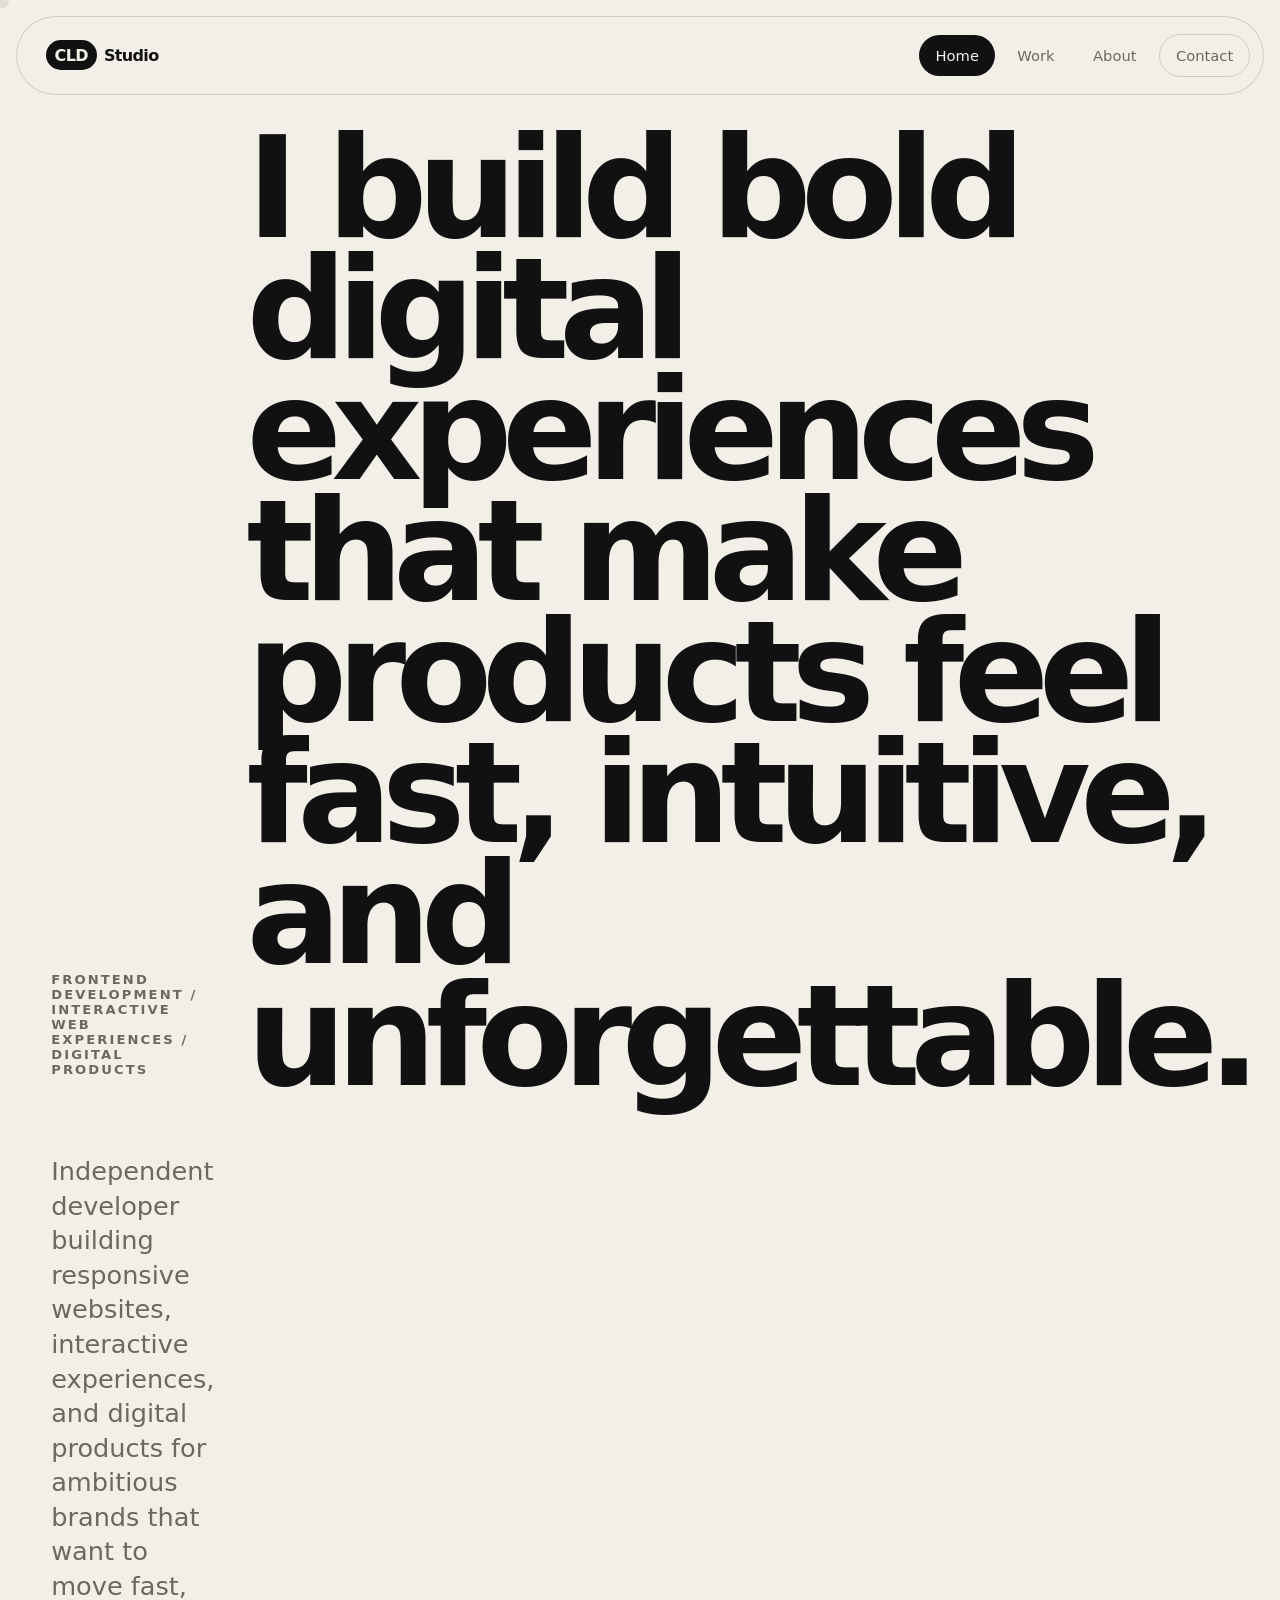
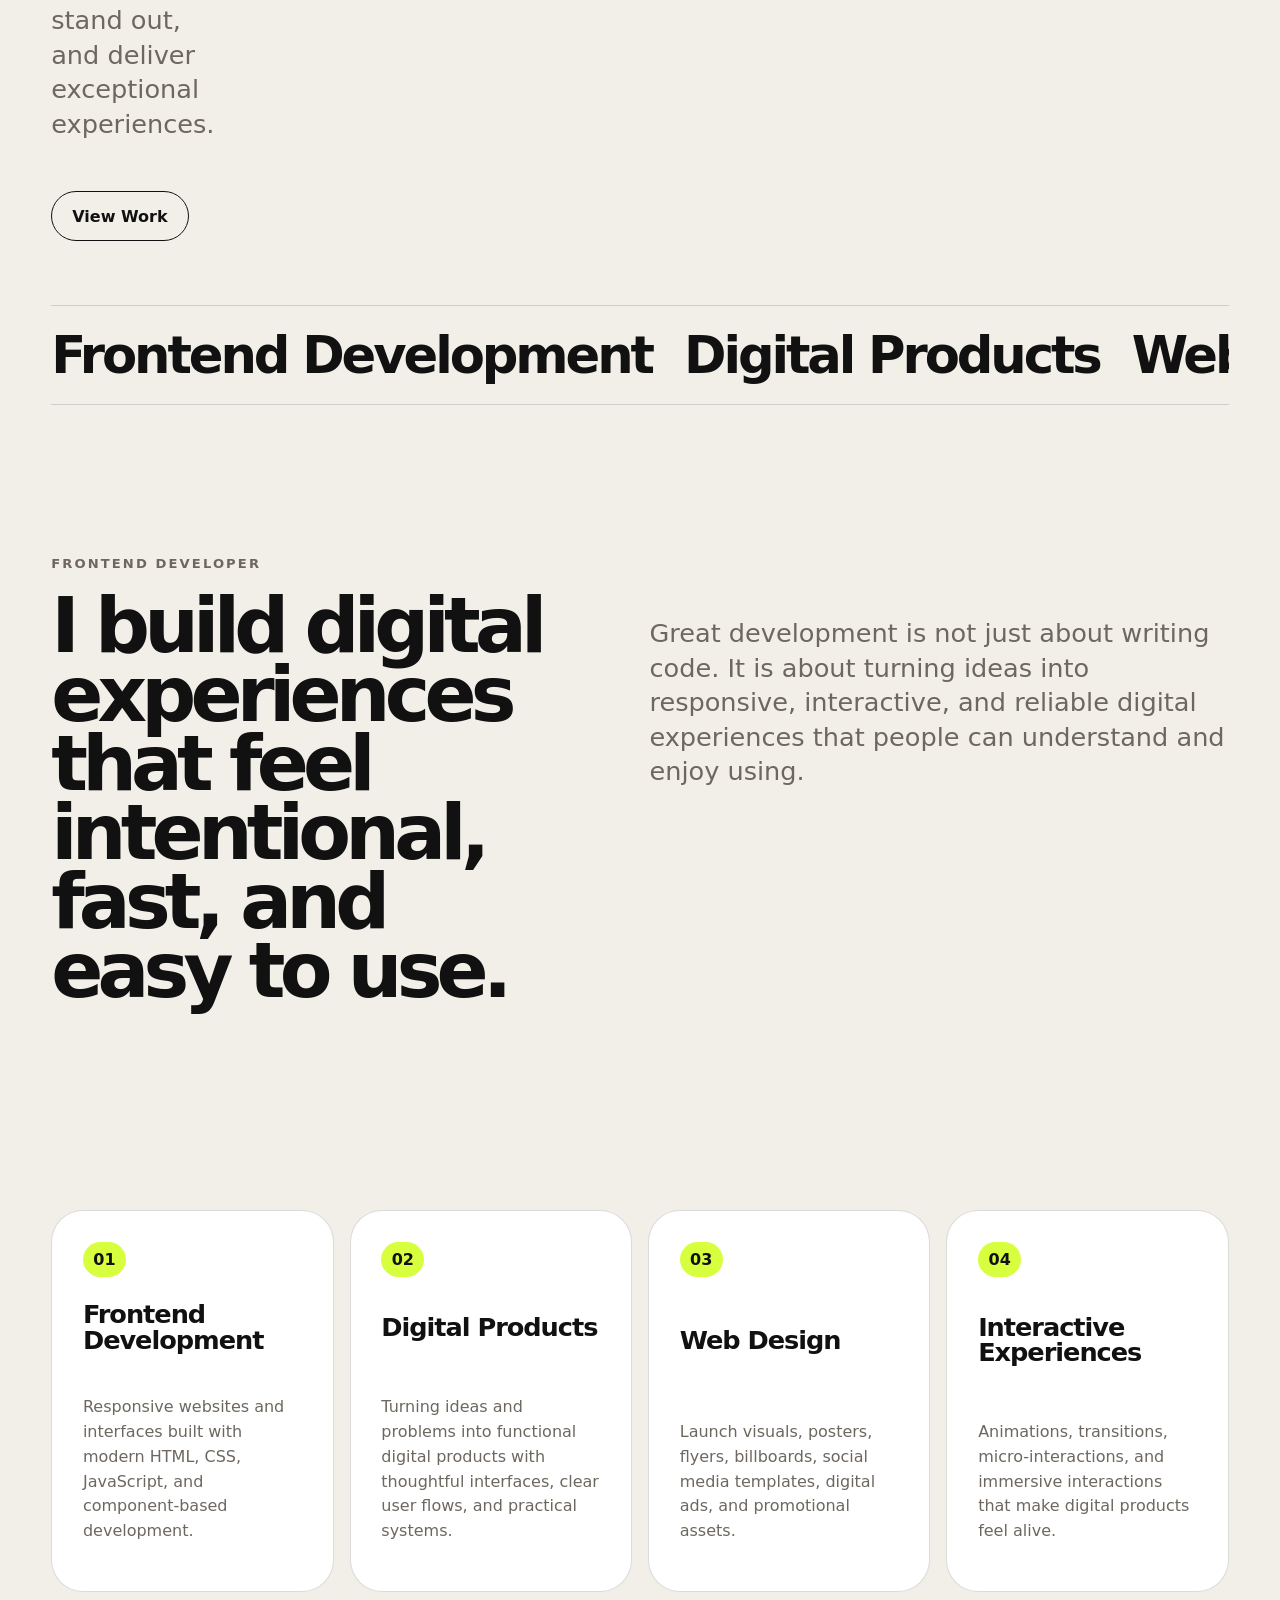
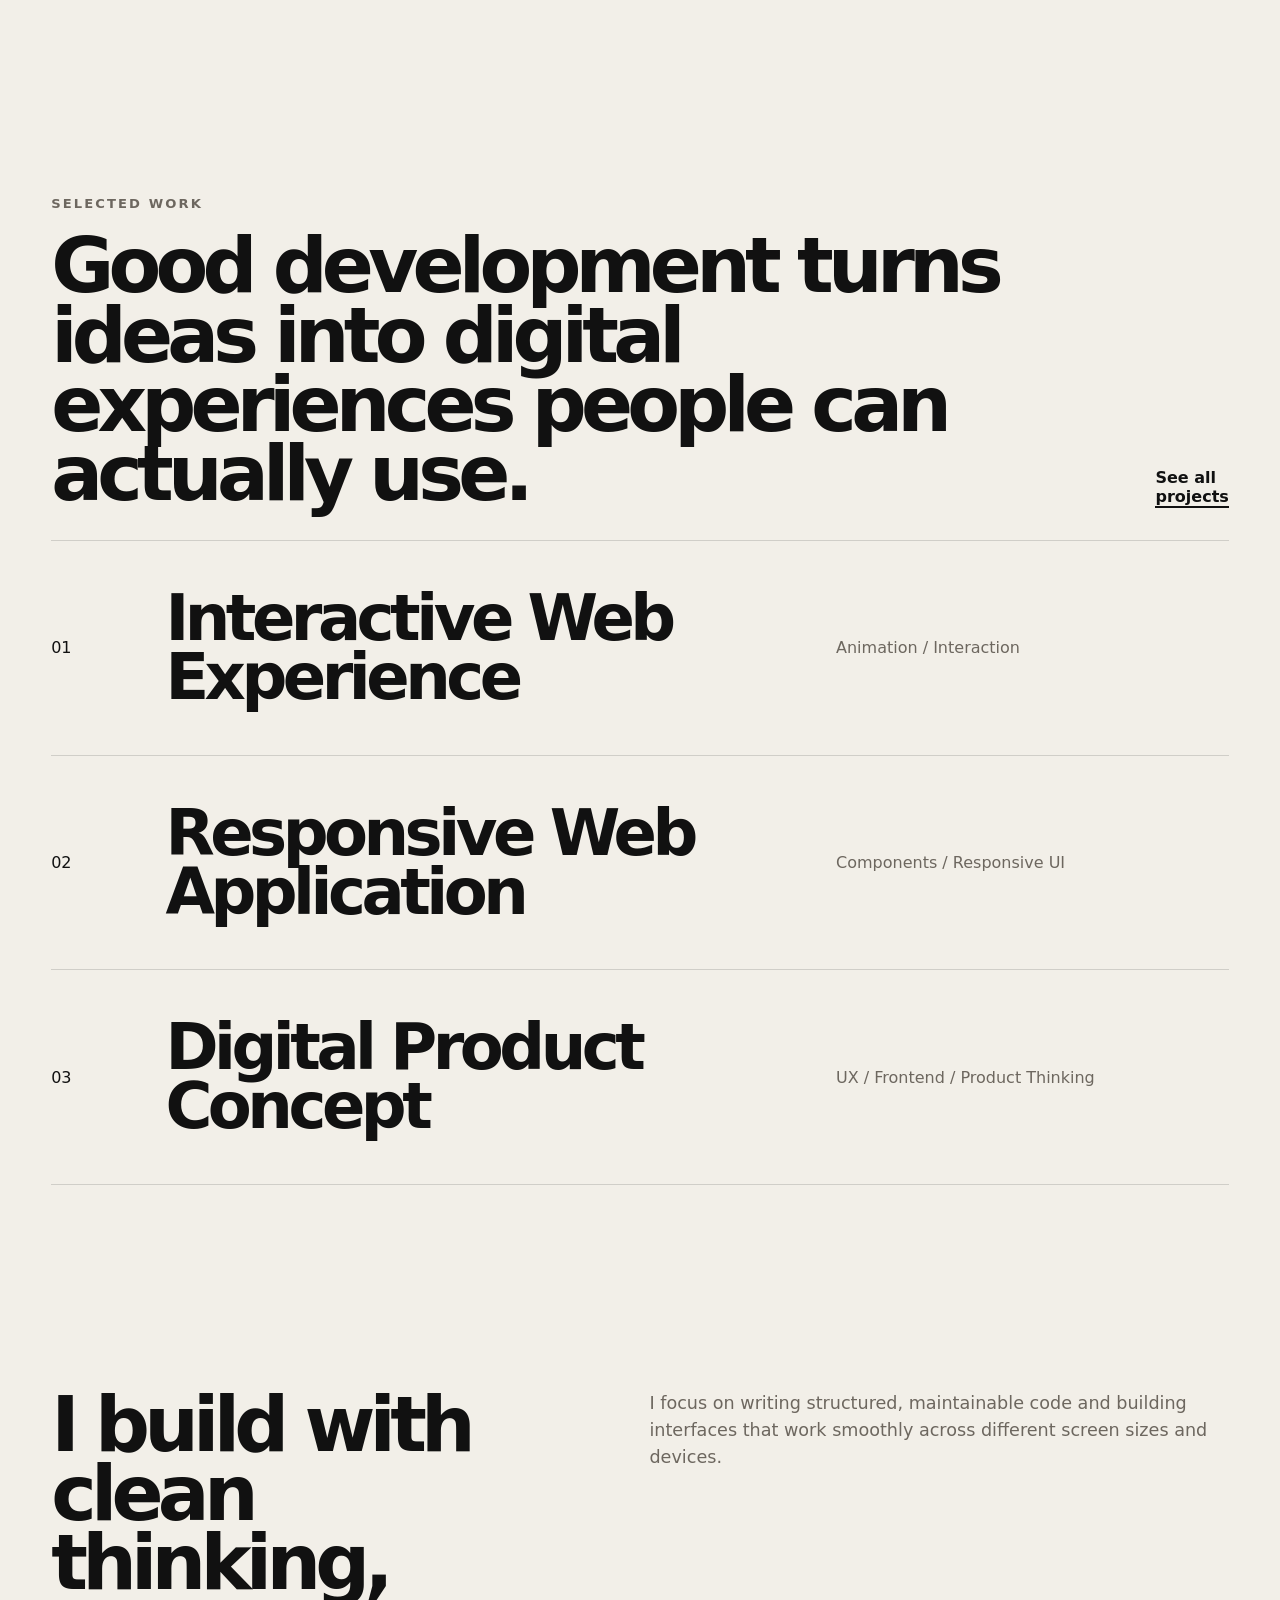
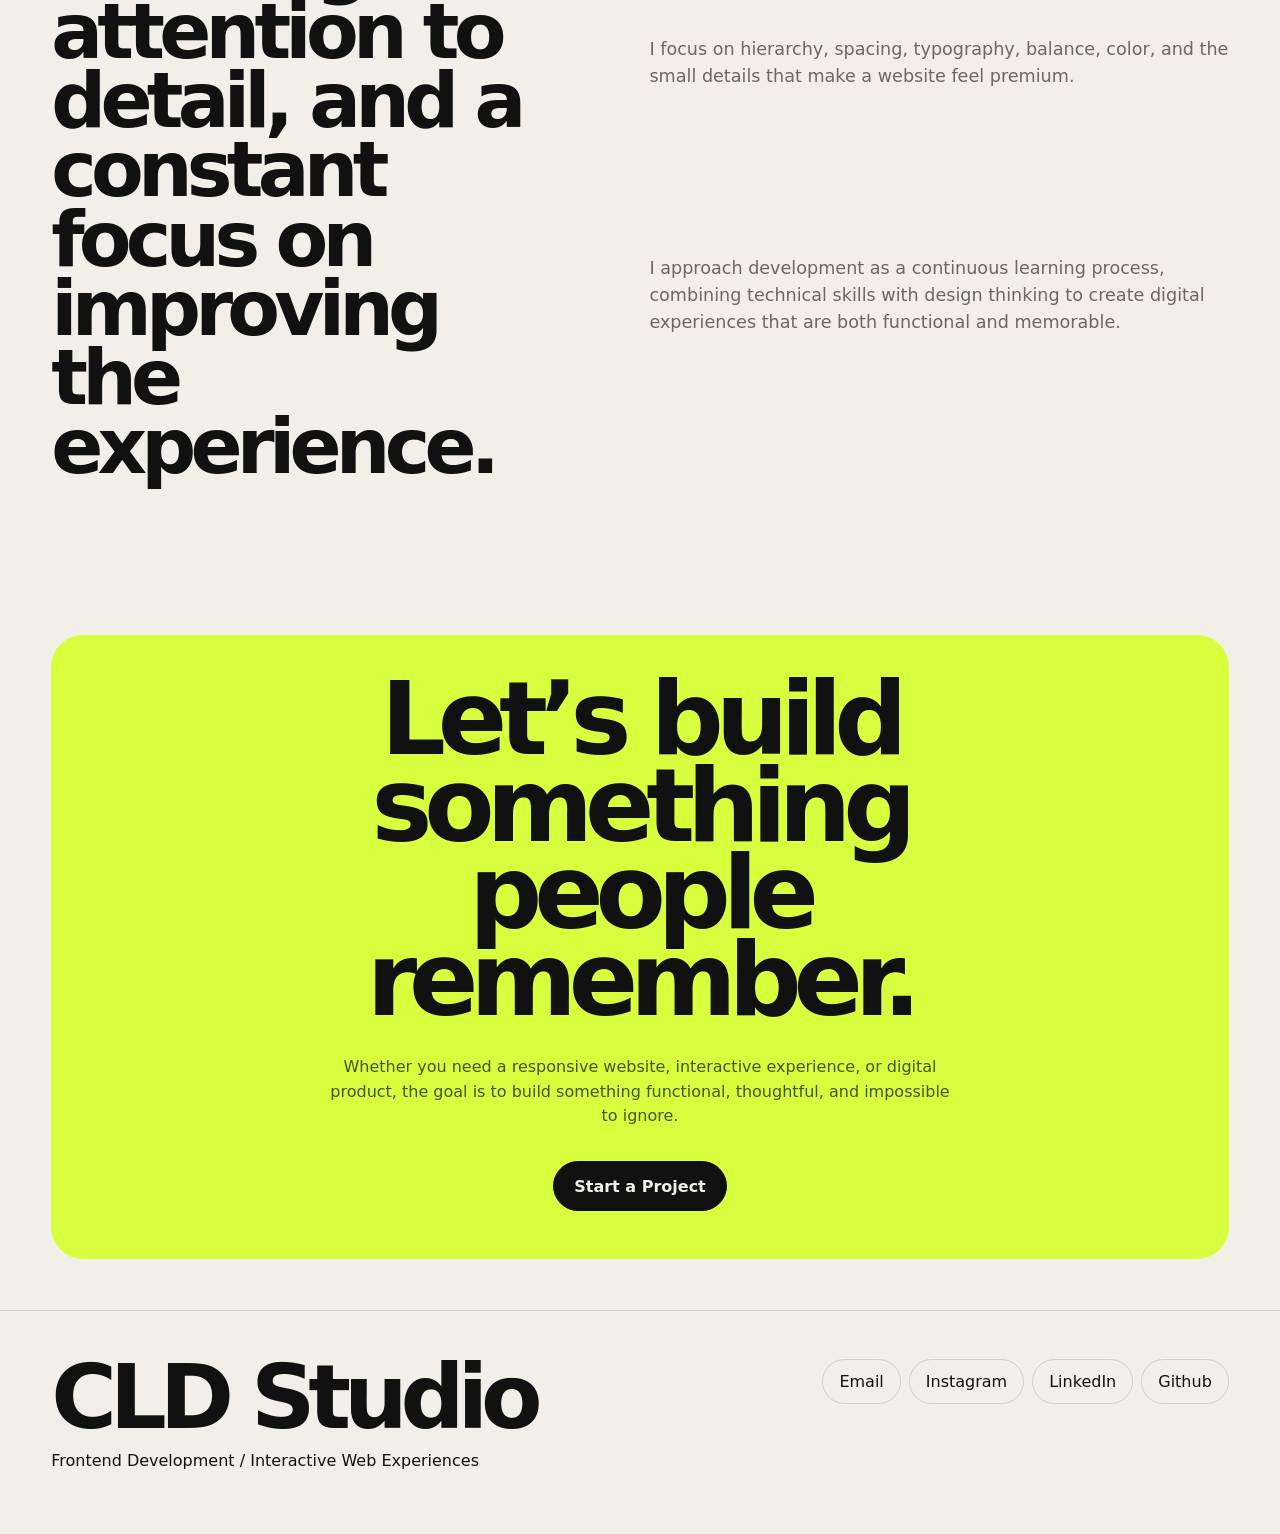
<file: index.html>
<!DOCTYPE html>
<html lang="en">
  <head>
    <meta charset="UTF-8" />
    <meta name="viewport" content="width=device-width, initial-scale=1.0" />
    <title>Neville Agharese — Home</title>
    <link rel="stylesheet" href="assets/css/styles.css" />
  </head>
  
  <body>
    <div class="cursor-dot" aria-hidden="true"></div>
    
    <header class="site-header">
      
      <a href="index.html" class="brand" aria-label="Go to homepage">
        <span>CLD</span><span>Studio</span>
      </a>
      
      <button class="nav-toggle" aria-label="Open navigation" aria-expanded="false">
        <span></span><span></span>
      </button>
      
      <nav class="site-nav" aria-label="Primary navigation">
        <a href="index.html" class="active">Home</a>
        <a href="work.html">Work</a>
        <a href="about.html">About</a>
        <a href="contact.html" class="nav-cta">Contact</a>
      </nav>
    
    </header>
    
    <main>
      
      <section class="hero section-pad">
        
        <div class="hero-grid">
          
          <div class="eyebrow reveal"> Frontend Development / Interactive Web Experiences / Digital Products </div>
          
          <h1 class="hero-title reveal">
            I build bold digital experiences that make products feel fast, intuitive, and unforgettable.
          </h1>
          
          <div class="hero-meta reveal">
            <p>Independent developer building responsive websites, interactive experiences, and digital products for ambitious brands that want to move fast, stand out, and deliver exceptional experiences.</p>
            <a href="work.html" class="button">View Work</a>
          
          </div>
        
        </div>
        
        <div class="hero-marquee" aria-hidden="true">
          
          <div class="marquee-track">
            
            <span>Frontend Development</span><span>Digital Products</span><span>Web Design</span><span>Interactive Experiences</span>
            <span>Frontend Development</span><span>Digital Products</span><span>Web Design</span><span>Interactive Experiences</span>
          
          </div>
        
        </div>
      
      </section>
      
      <section class="intro section-pad">
        
        <div class="section-kicker reveal">Frontend Developer</div>
        
        <div class="split">
          
          <h2 class="section-title reveal">I build digital experiences that feel intentional, fast, and easy to use.</h2>
          <p class="large-copy reveal">
            Great development is not just about writing code. It is about turning ideas into responsive, interactive, and reliable digital experiences that people can understand and enjoy using.
          </p>
        
        </div>
      
      </section>
      
      <section class="services section-pad">
        
        <div class="card-grid">
          
          <article class="service-card reveal">
            
            <span class="card-number">01</span>
            <h3>Frontend Development</h3>
            <p>Responsive websites and interfaces built with modern HTML, CSS, JavaScript, and component-based development.</p>
          
          </article>
          
          <article class="service-card reveal">
            
            <span class="card-number">02</span>
            <h3>Digital Products</h3>
            <p>Turning ideas and problems into functional digital products with thoughtful interfaces, clear user flows, and practical systems.</p>
          
          </article>
          
          <article class="service-card reveal">
            
            <span class="card-number">03</span>
            <h3>Web Design</h3>
            <p>Launch visuals, posters, flyers, billboards, social media templates, digital ads, and promotional assets.</p>
          
          </article>
          
          <article class="service-card reveal">
            
            <span class="card-number">04</span>
            <h3>Interactive Experiences</h3>
            <p>Animations, transitions, micro-interactions, and immersive interactions that make digital products feel alive.</p>
          
          </article>
        
        </div>
      
      </section>
      
      <section class="featured section-pad">
        
        <div class="section-header">
          
          <div>
            
            <div class="section-kicker reveal">Selected Work</div>
            <h2 class="section-title reveal">Good development turns ideas into digital experiences people can actually use.</h2>
          
          </div>
          
          <a href="work.html" class="text-link reveal">See all projects</a>
        
        </div>
        
        <div class="project-list">
          
          <a href="project.html" class="project-row reveal">
            <span>01</span>
            <h3>Interactive Web Experience</h3>
            <p>Animation / Interaction</p>
          </a>
          
          <a href="project.html" class="project-row reveal">
            <span>02</span>
            <h3>Responsive Web Application</h3>
            <p>Components / Responsive UI</p>
          </a>
          
          <a href="project.html" class="project-row reveal">
            <span>03</span>
            <h3>Digital Product Concept</h3>
            <p>UX / Frontend / Product Thinking</p>
          </a>
        
        </div>
      
      </section>
      
      <section class="proof section-pad">
        
        <div class="split">
          
          <h2 class="section-title reveal">I build with clean thinking, attention to detail, and a constant focus on improving the experience.</h2>
          
          <div class="stack">
            
            <p class="reveal">I focus on writing structured, maintainable code and building interfaces that work smoothly across different screen sizes and devices.</p>
            <p class="reveal">I focus on hierarchy, spacing, typography, balance, color, and the small details that make a website feel premium.</p>
            <p class="reveal">I approach development as a continuous learning process, combining technical skills with design thinking to create digital experiences that are both functional and memorable.</p>
          
          </div>
        
        </div>
      
      </section>
      
      <section class="cta section-pad">
        
        <h2 class="reveal">Let’s build something people remember.</h2>
        <p class="reveal">Whether you need a responsive website, interactive experience, or digital product, the goal is to build something functional, thoughtful, and impossible to ignore. </p>
        <a href="contact.html" class="button button-dark reveal">Start a Project</a>
      
      </section>
    
    </main>
    
    <footer class="site-footer">
      
      <div>
        
        <h2>CLD Studio</h2>
        <p>Frontend Development / Interactive Web Experiences</p>
      
      </div>
      
      <div class="footer-links">
        
        <a href="cloudverse001@gmail.com">Email</a>
        <a href="#">Instagram</a>
        <a href="#">LinkedIn</a>
        <a href="#">Github</a>
      
      </div>
    
    </footer>
    
    <script src="assets/js/app.js"></script>
  
  </body>
</html>
</file>
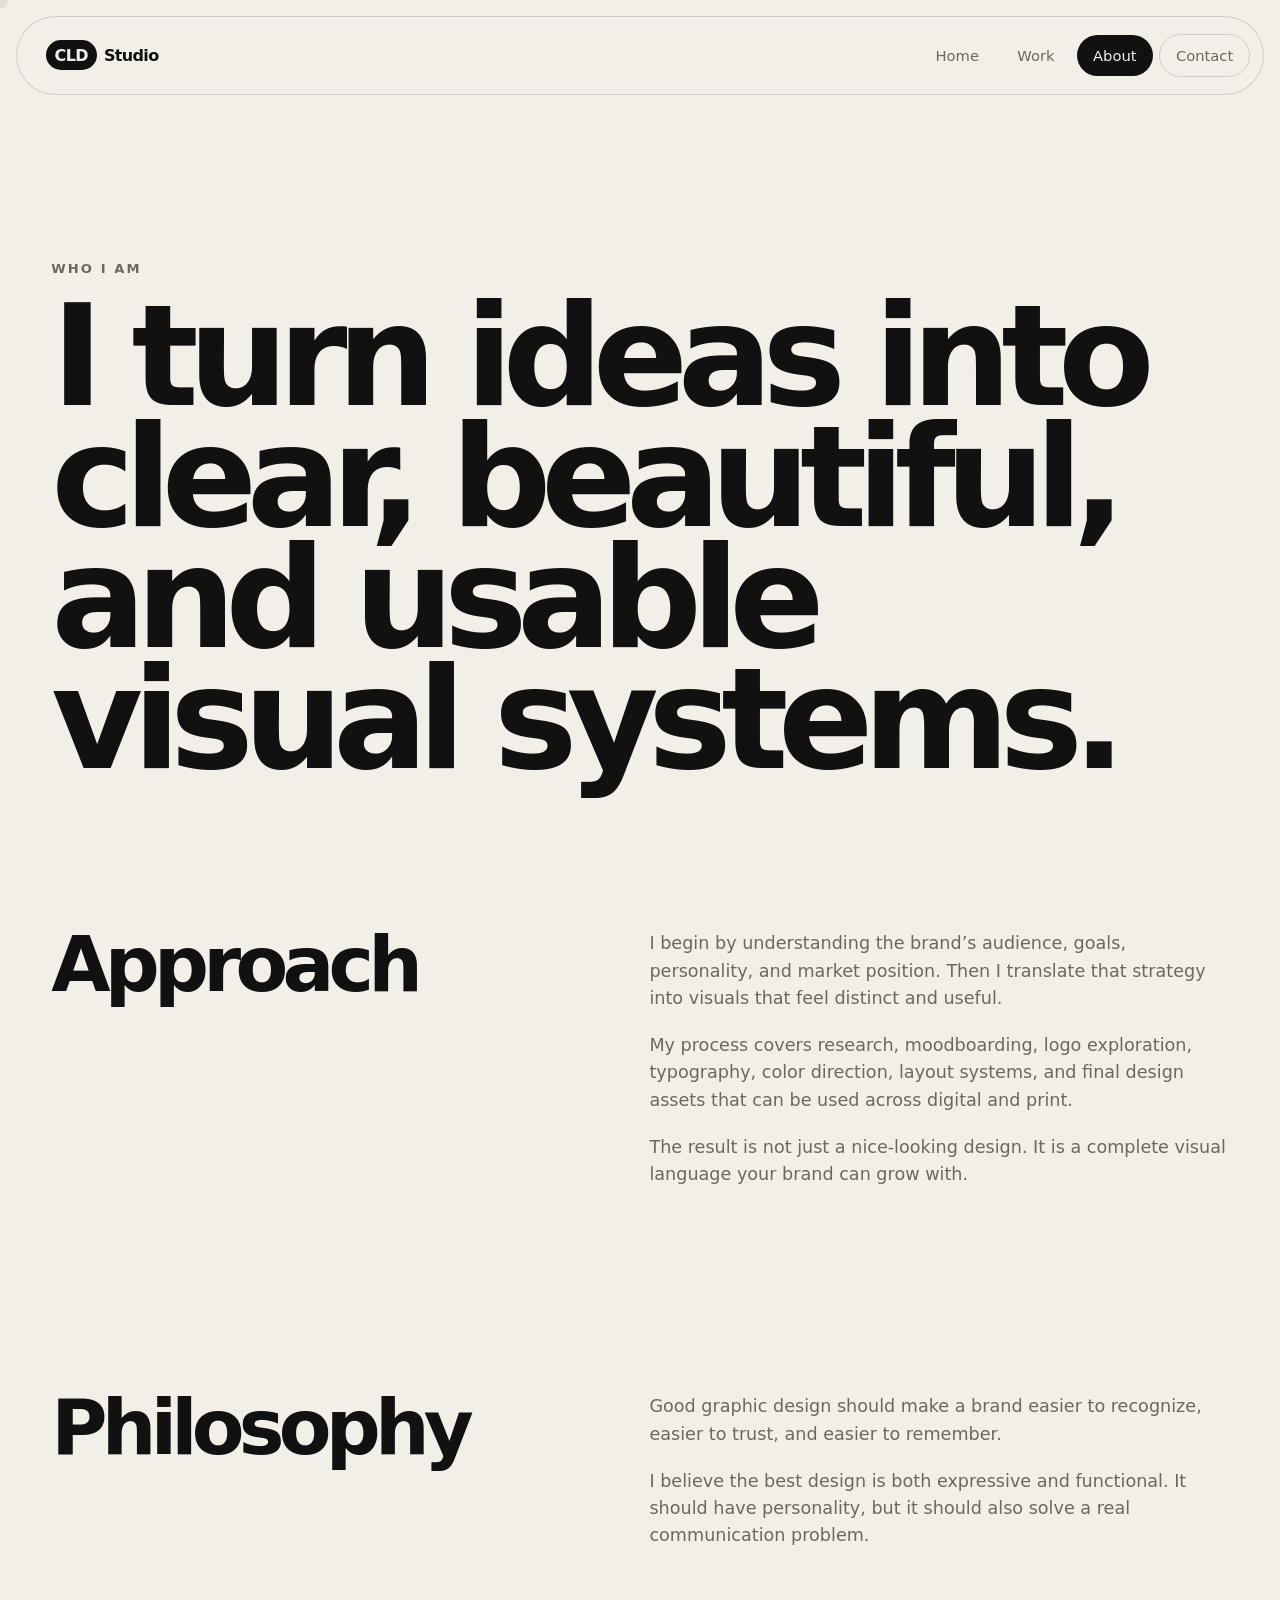
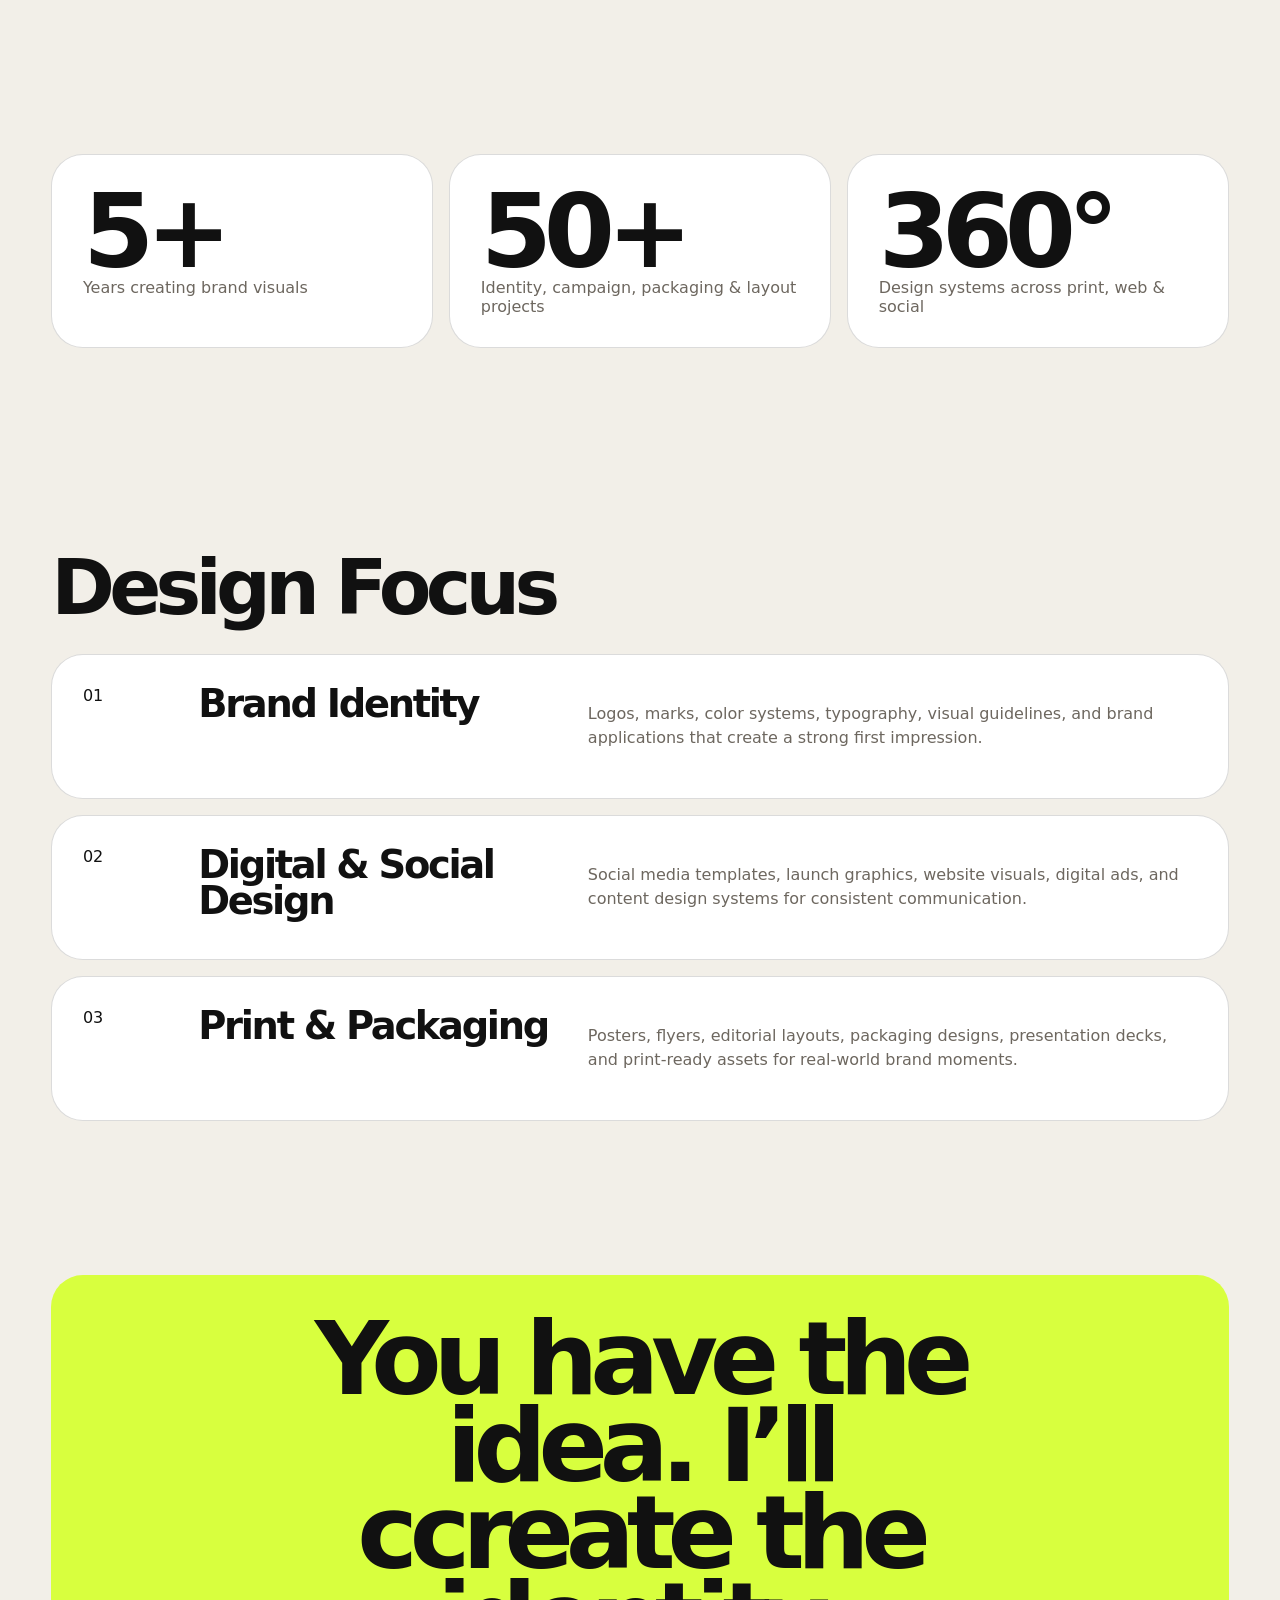
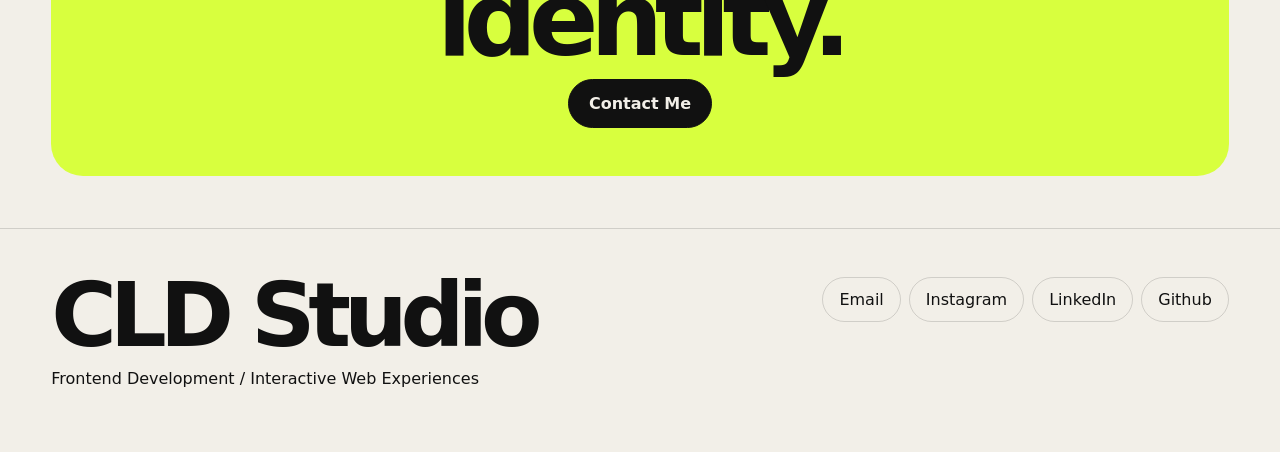
<file: about.html>
<!DOCTYPE html>
<html lang="en">
<head>
  <meta charset="UTF-8" />
  <meta name="viewport" content="width=device-width, initial-scale=1.0" />
  <title>Neville Agharese — About</title>
  <link rel="stylesheet" href="assets/css/styles.css" />
</head>
<body>
  <div class="cursor-dot" aria-hidden="true"></div>

  <header class="site-header">
    <a href="index.html" class="brand"><span>CLD</span><span>Studio</span></a>
    <button class="nav-toggle" aria-label="Open navigation" aria-expanded="false"><span></span><span></span></button>
    <nav class="site-nav" aria-label="Primary navigation">
      <a href="index.html">Home</a>
      <a href="work.html">Work</a>
      <a href="about.html" class="active">About</a>
      <a href="contact.html" class="nav-cta">Contact</a>
    </nav>
  </header>

  <main>
    <section class="page-hero section-pad">
      <div class="eyebrow reveal">Who I Am</div>
      <h1 class="page-title reveal">I turn ideas into clear, beautiful, and usable visual systems.</h1>
    </section>

    <section class="about-block section-pad">
      <div class="split">
        <h2 class="section-title reveal">Approach</h2>
        <div class="stack">
          <p class="large-copy reveal">I begin by understanding the brand’s audience, goals, personality, and market position. Then I translate that strategy into visuals that feel distinct and useful.</p>
          <p class="reveal">My process covers research, moodboarding, logo exploration, typography, color direction, layout systems, and final design assets that can be used across digital and print.</p>
          <p class="reveal">The result is not just a nice-looking design. It is a complete visual language your brand can grow with.</p>
        </div>
      </div>
    </section>

    <section class="about-block section-pad">
      <div class="split">
        <h2 class="section-title reveal">Philosophy</h2>
        <div class="stack">
          <p class="large-copy reveal">Good graphic design should make a brand easier to recognize, easier to trust, and easier to remember.</p>
          <p class="reveal">I believe the best design is both expressive and functional. It should have personality, but it should also solve a real communication problem.</p>
        </div>
      </div>
    </section>

    <section class="stats section-pad">
      <div class="stat-card reveal"><strong>5+</strong><span>Years creating brand visuals</span></div>
      <div class="stat-card reveal"><strong>50+</strong><span>Identity, campaign, packaging & layout projects</span></div>
      <div class="stat-card reveal"><strong>360°</strong><span>Design systems across print, web & social</span></div>
    </section>

    <section class="timeline section-pad">
      <h2 class="section-title reveal">Design Focus</h2>
      <div class="timeline-list">
        <article class="timeline-item reveal">
          <span>01</span>
          <h3>Brand Identity</h3>
          <p>Logos, marks, color systems, typography, visual guidelines, and brand applications that create a strong first impression.</p>
        </article>
        <article class="timeline-item reveal">
          <span>02</span>
          <h3>Digital & Social Design</h3>
          <p>Social media templates, launch graphics, website visuals, digital ads, and content design systems for consistent communication.</p>
        </article>
        <article class="timeline-item reveal">
          <span>03</span>
          <h3>Print & Packaging</h3>
          <p>Posters, flyers, editorial layouts, packaging designs, presentation decks, and print-ready assets for real-world brand moments.</p>
        </article>
      </div>
    </section>

    <section class="cta section-pad">
      <h2 class="reveal">You have the idea. I’ll ccreate the identity.</h2>
      <a href="contact.html" class="button button-dark reveal">Contact Me</a>
    </section>
  </main>

  <footer class="site-footer">
    <div><h2>CLD Studio</h2><p>Frontend Development / Interactive Web Experiences</p></div>
    <div class="footer-links"><a href="cloudverse001@gmail.com">Email</a><a href="#">Instagram</a><a href="#">LinkedIn</a><a href="#">Github</a></div>
  </footer>

  <script src="assets/js/app.js"></script>
</body>
</html>
</file>
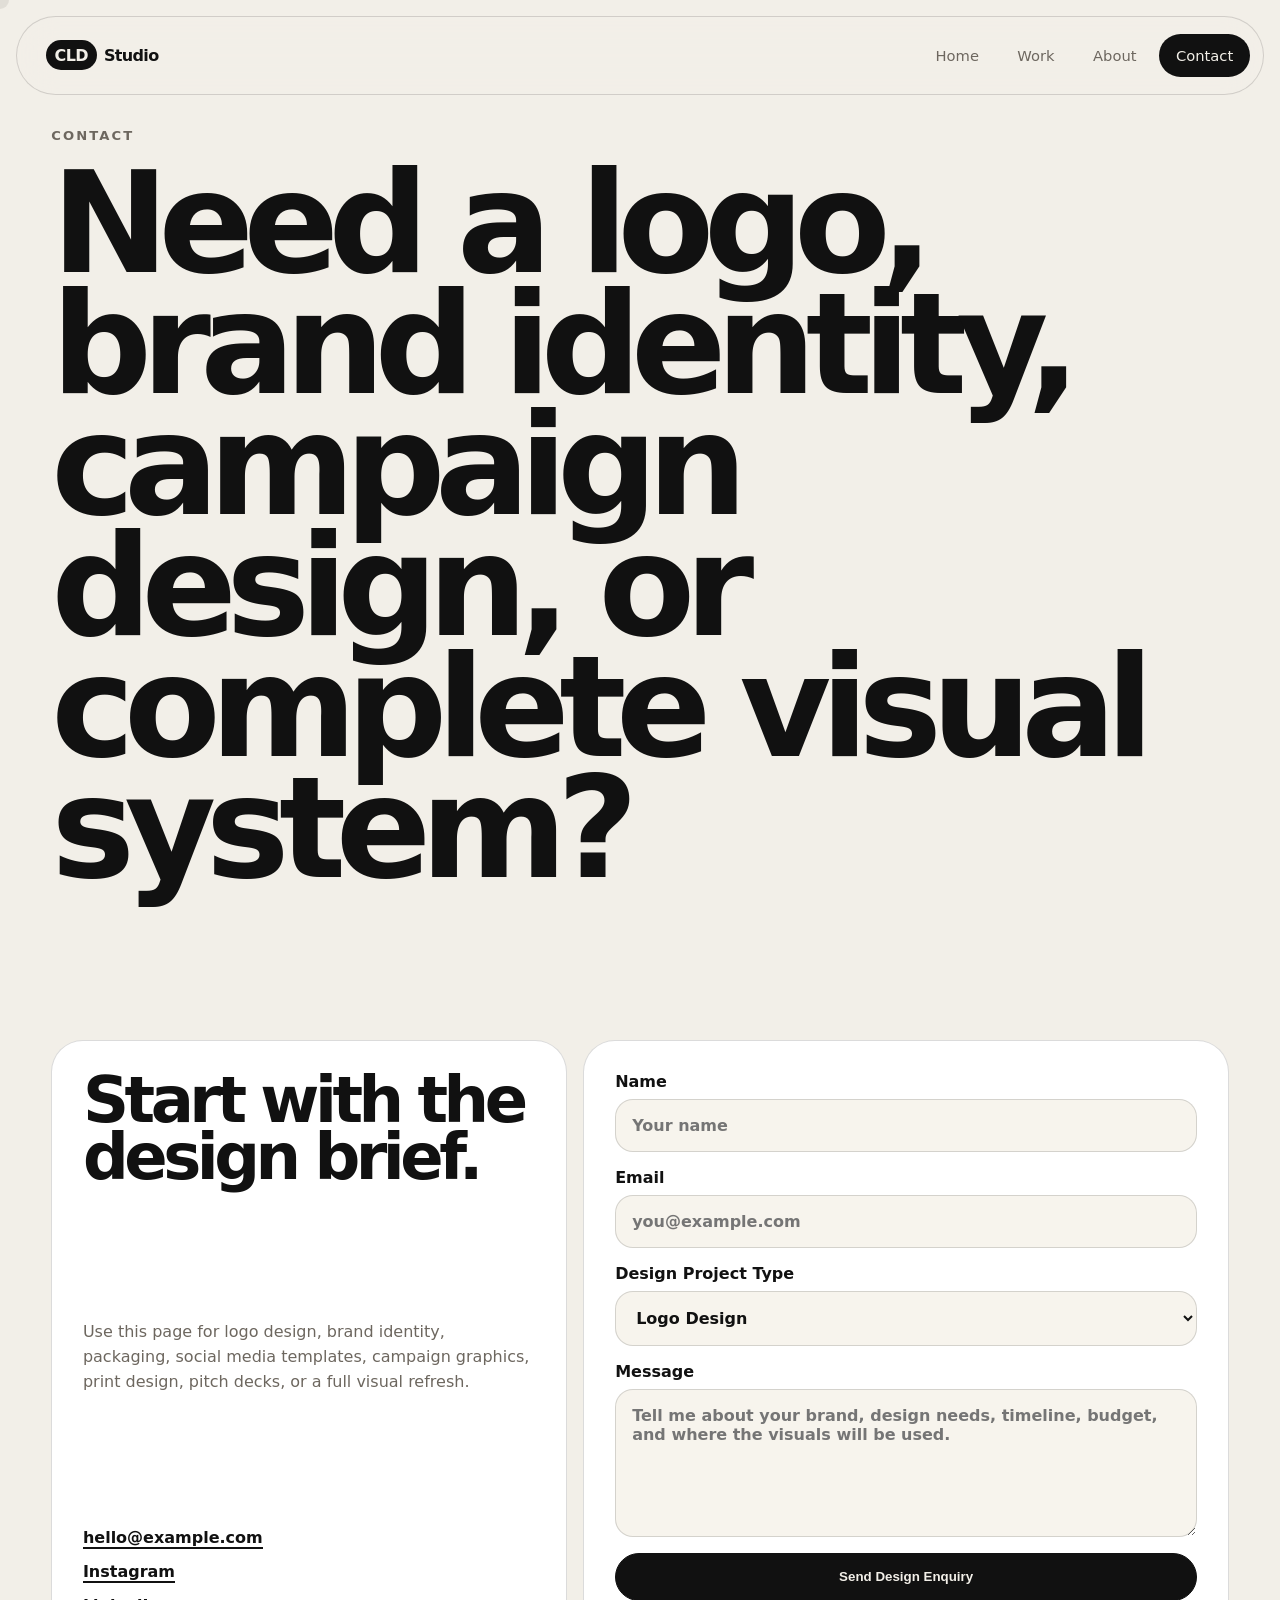
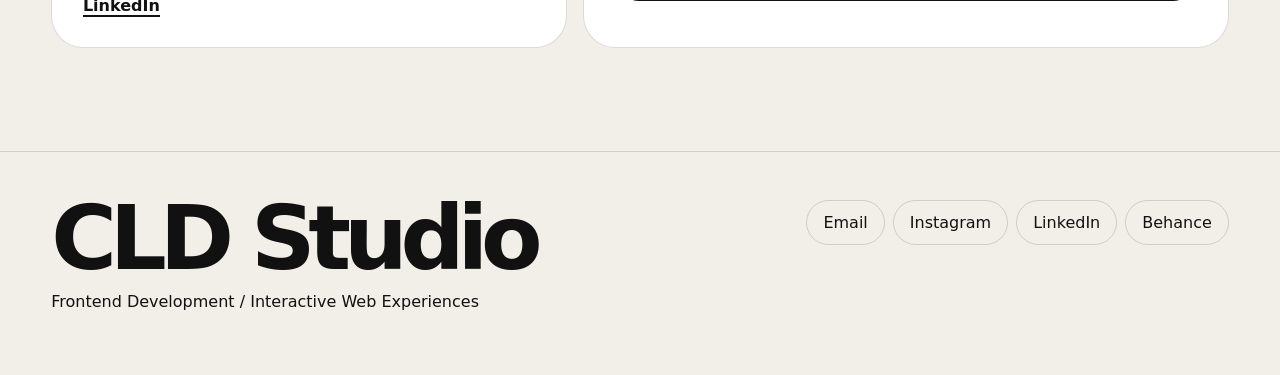
<file: contact.html>
<!DOCTYPE html>
<html lang="en">
<head>
  <meta charset="UTF-8" />
  <meta name="viewport" content="width=device-width, initial-scale=1.0" />
  <title>Neville Agharese — Contact</title>
  <link rel="stylesheet" href="assets/css/styles.css" />
</head>
<body>
  <div class="cursor-dot" aria-hidden="true"></div>

  <header class="site-header">
    <a href="index.html" class="brand"><span>CLD</span><span>Studio</span></a>
    <button class="nav-toggle" aria-label="Open navigation" aria-expanded="false"><span></span><span></span></button>
    <nav class="site-nav" aria-label="Primary navigation">
      <a href="index.html">Home</a>
      <a href="work.html">Work</a>
      <a href="about.html">About</a>
      <a href="contact.html" class="active nav-cta">Contact</a>
    </nav>
  </header>

  <main>
    <section class="page-hero section-pad">
      <div class="eyebrow reveal">Contact</div>
      <h1 class="page-title reveal">Need a logo, brand identity, campaign design, or complete visual system?</h1>
    </section>

    <section class="contact-layout section-pad">
      <div class="contact-copy reveal">
        <h2>Start with the design brief.</h2>
        <p>Use this page for logo design, brand identity, packaging, social media templates, campaign graphics, print design, pitch decks, or a full visual refresh.</p>
        <div class="contact-details">
          <a href="mailto:hello@example.com">hello@example.com</a>
          <a href="#">Instagram</a>
          <a href="#">LinkedIn</a>
        </div>
      </div>

      <form class="contact-form reveal" id="contactForm">
        <label>
          Name
          <input type="text" name="name" placeholder="Your name" required />
        </label>

        <label>
          Email
          <input type="email" name="email" placeholder="you@example.com" required />
        </label>

        <label>
          Design Project Type
          <select name="project">
            <option>Logo Design</option>
            <option>Campaign Design</option>
            <option>Brand Identity</option>
            <option>Packaging Design</option>
            <option>Pitch Deck / Presentation Design</option>
          </select>
        </label>

        <label>
          Message
          <textarea name="message" rows="6" placeholder="Tell me about your brand, design needs, timeline, budget, and where the visuals will be used." required></textarea>
        </label>

        <button type="submit" class="button button-dark">Send Design Enquiry</button>
        <p class="form-note" id="formNote" role="status"></p>
      </form>
    </section>
  </main>

  <footer class="site-footer">
    <div><h2>CLD Studio</h2><p>Frontend Development / Interactive Web Experiences</p></div>
    <div class="footer-links"><a href="cloudverse001@gmail.com">Email</a><a href="#">Instagram</a><a href="#">LinkedIn</a><a href="#">Behance</a></div>
  </footer>

  <script src="assets/js/app.js"></script>
</body>
</html>
</file>
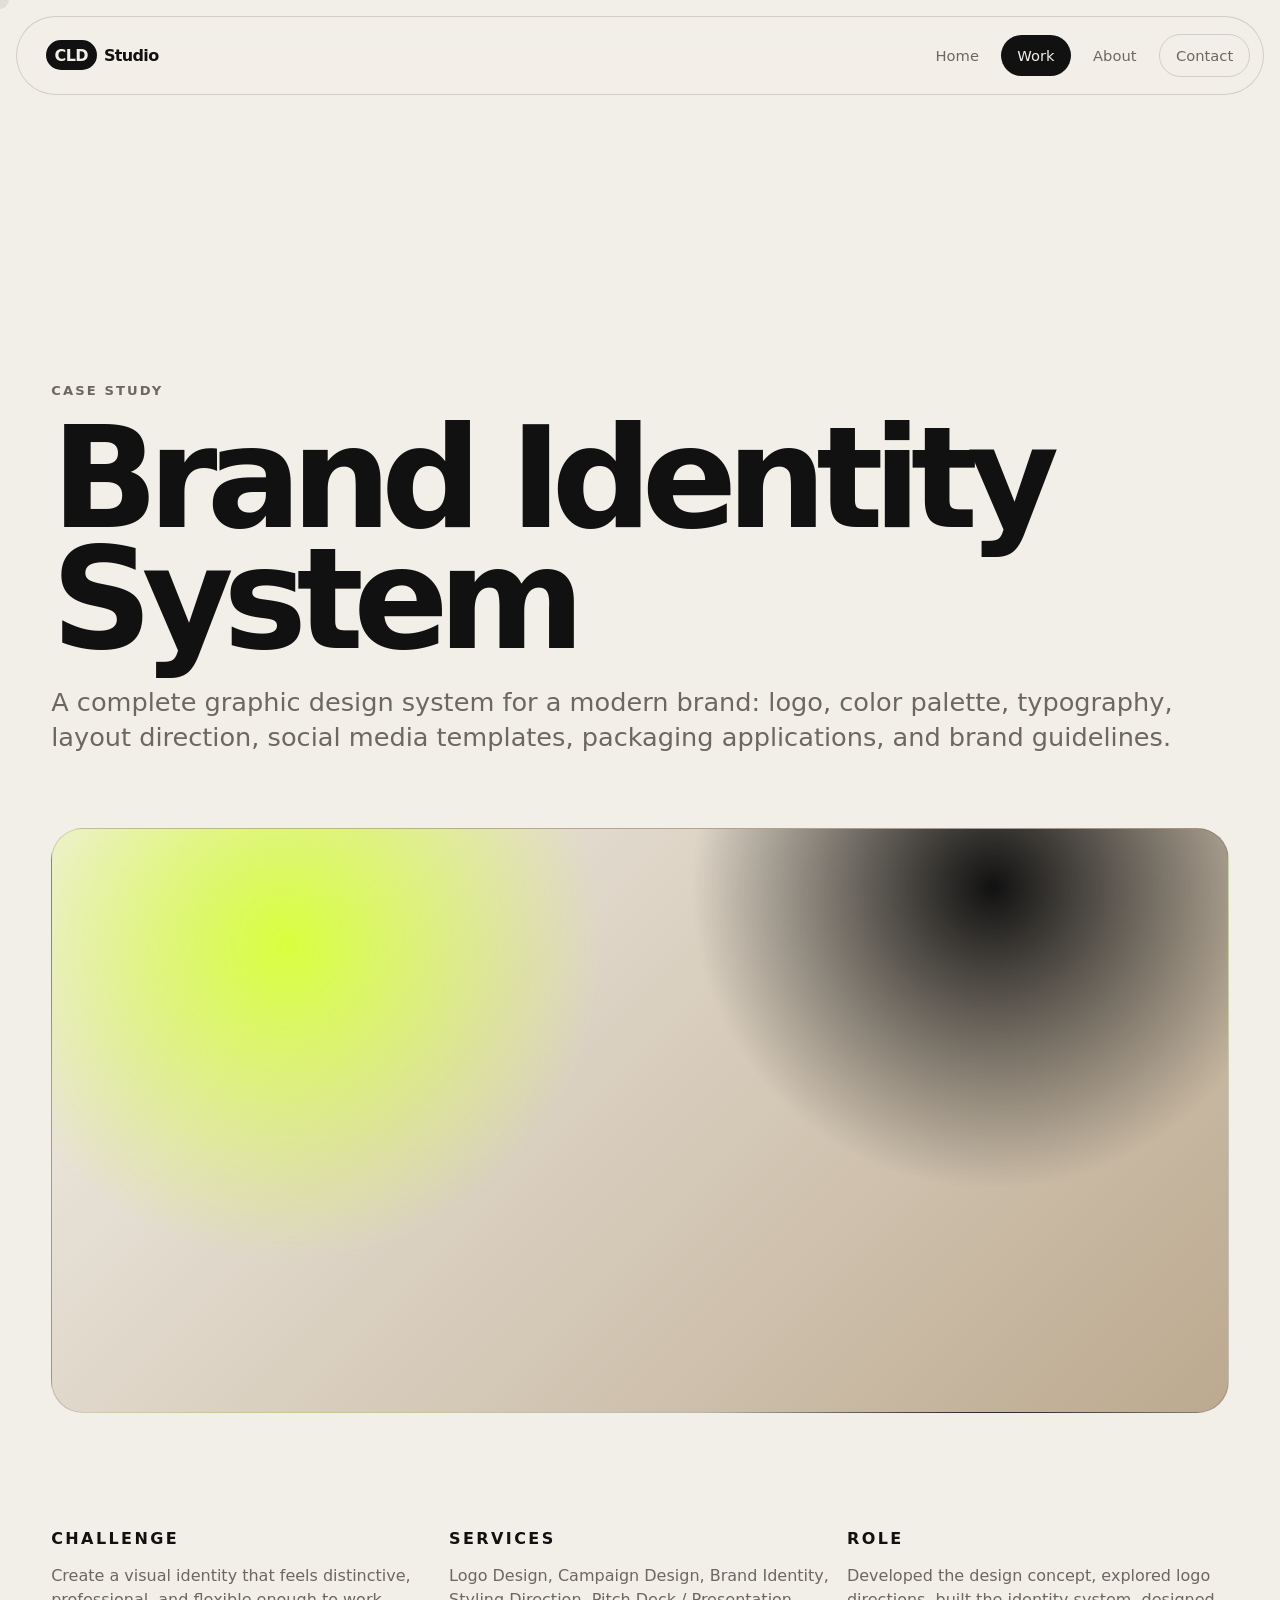
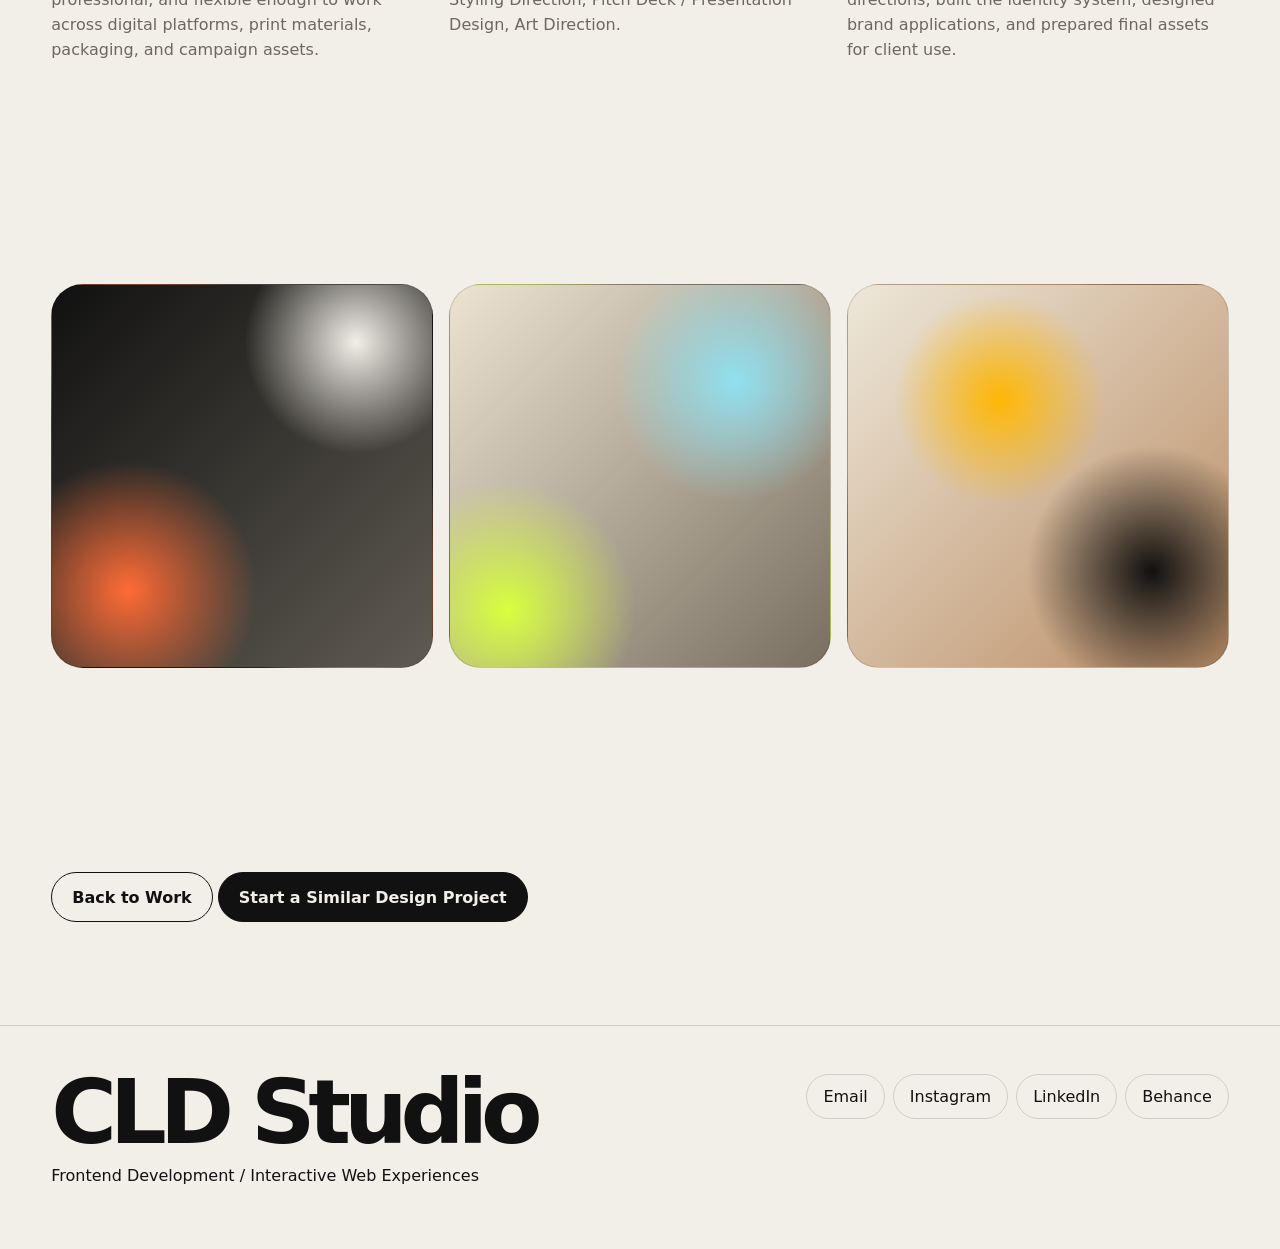
<file: project.html>
<!DOCTYPE html>
<html lang="en">
<head>
  <meta charset="UTF-8" />
  <meta name="viewport" content="width=device-width, initial-scale=1.0" />
  <title>Neville Agharese — Project</title>
  <link rel="stylesheet" href="assets/css/styles.css" />
</head>
<body>
  <div class="cursor-dot" aria-hidden="true"></div>

  <header class="site-header">
    <a href="index.html" class="brand"><span>CLD</span><span>Studio</span></a>
    <button class="nav-toggle" aria-label="Open navigation" aria-expanded="false"><span></span><span></span></button>
    <nav class="site-nav" aria-label="Primary navigation">
      <a href="index.html">Home</a>
      <a href="work.html" class="active">Work</a>
      <a href="about.html">About</a>
      <a href="contact.html" class="nav-cta">Contact</a>
    </nav>
  </header>

  <main>
    <section class="project-hero section-pad">
      <div class="eyebrow reveal">Case Study</div>
      <h1 class="page-title reveal">Brand Identity System</h1>
      <p class="large-copy reveal">A complete graphic design system for a modern brand: logo, color palette, typography, layout direction, social media templates, packaging applications, and brand guidelines.</p>
    </section>

    <section class="project-banner gradient-one reveal"></section>

    <section class="project-info section-pad">
      <div>
        <h2>Challenge</h2>
        <p>Create a visual identity that feels distinctive, professional, and flexible enough to work across digital platforms, print materials, packaging, and campaign assets.</p>
      </div>
      <div>
        <h2>Services</h2>
        <p>Logo Design, Campaign Design, Brand Identity, Styling Direction, Pitch Deck / Presentation Design, Art Direction.</p>
      </div>
      <div>
        <h2>Role</h2>
        <p>Developed the design concept, explored logo directions, built the identity system, designed brand applications, and prepared final assets for client use.</p>
      </div>
    </section>

    <section class="gallery section-pad">
      <div class="gallery-tile gradient-two reveal"></div>
      <div class="gallery-tile gradient-three reveal"></div>
      <div class="gallery-tile gradient-four reveal"></div>
    </section>

    <section class="next-project section-pad">
      <a href="work.html" class="button">Back to Work</a>
      <a href="contact.html" class="button button-dark">Start a Similar Design Project</a>
    </section>
  </main>

  <footer class="site-footer">
    <div><h2>CLD Studio</h2><p>Frontend Development / Interactive Web Experiences</p></div>
    <div class="footer-links"><a href="cloudverse001@gmail.com">Email</a><a href="#">Instagram</a><a href="#">LinkedIn</a><a href="#">Behance</a></div>
  </footer>

  <script src="assets/js/app.js"></script>
</body>
</html>
</file>
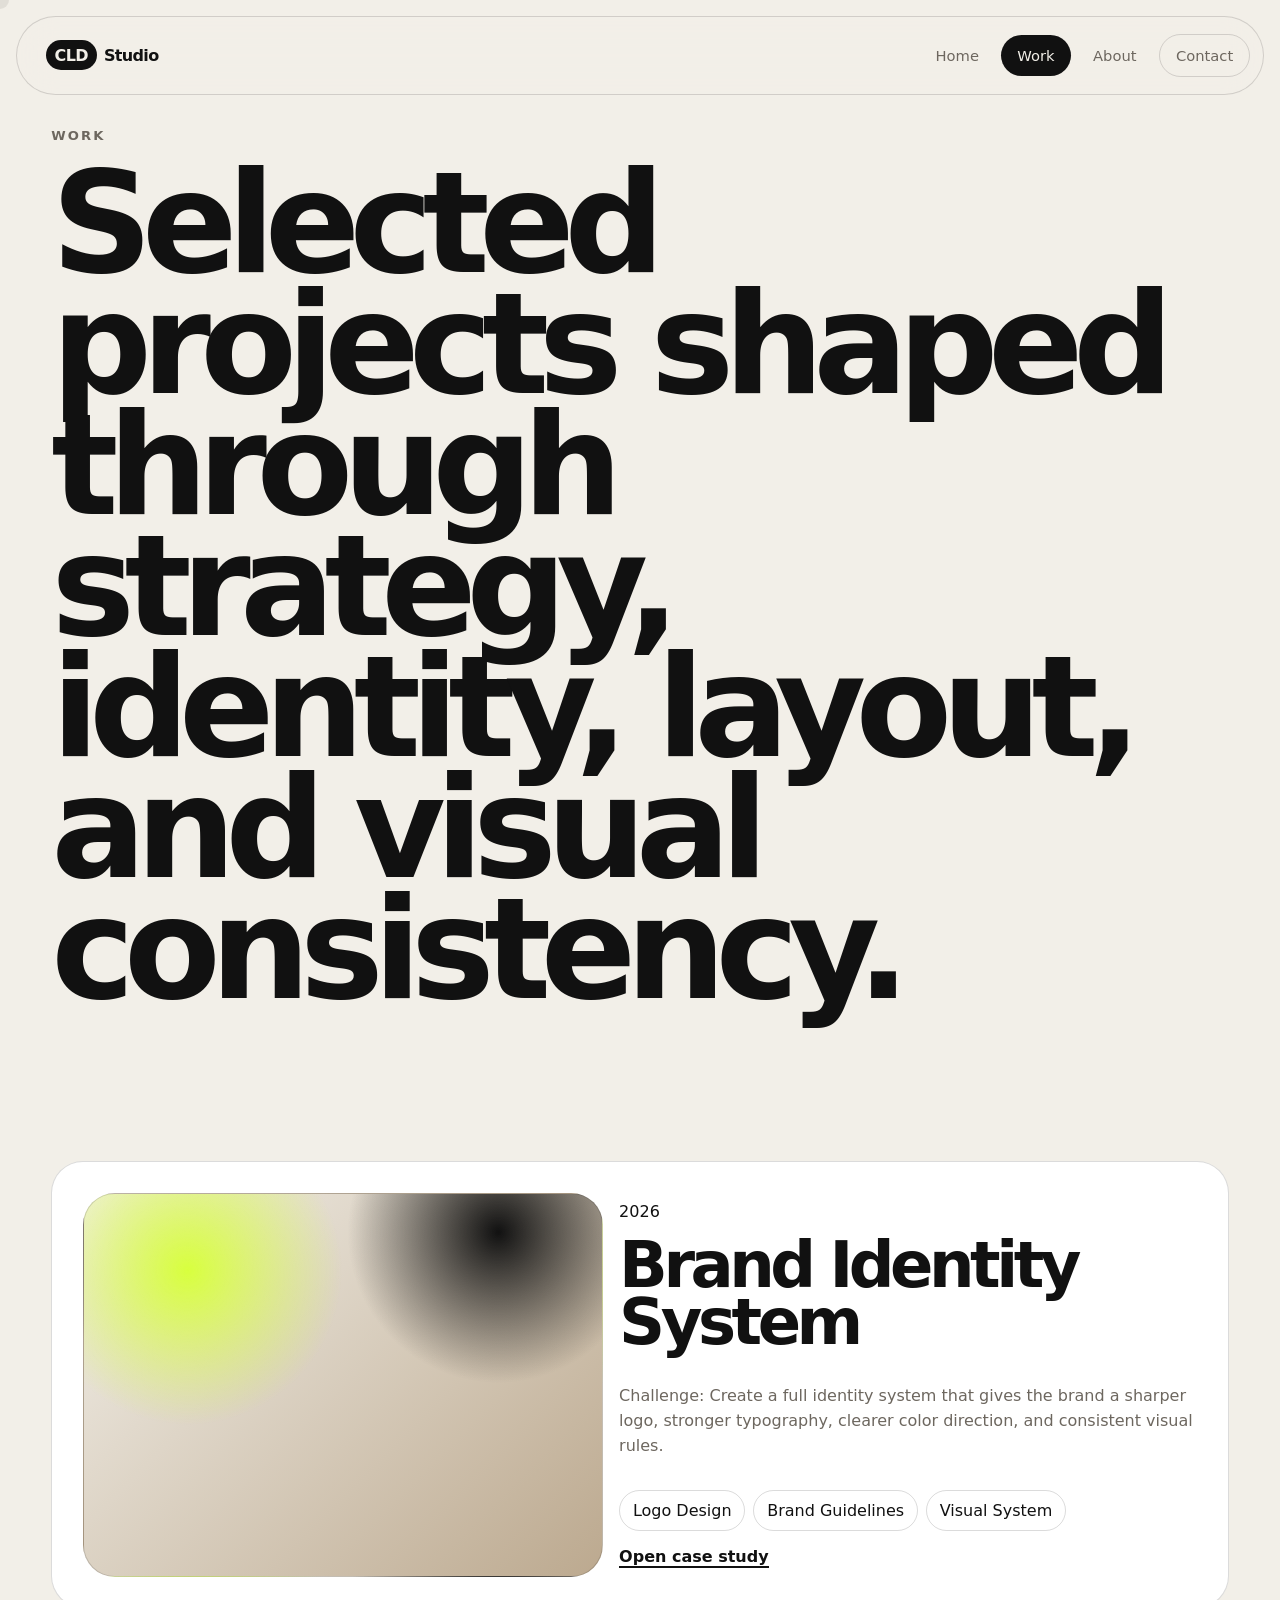
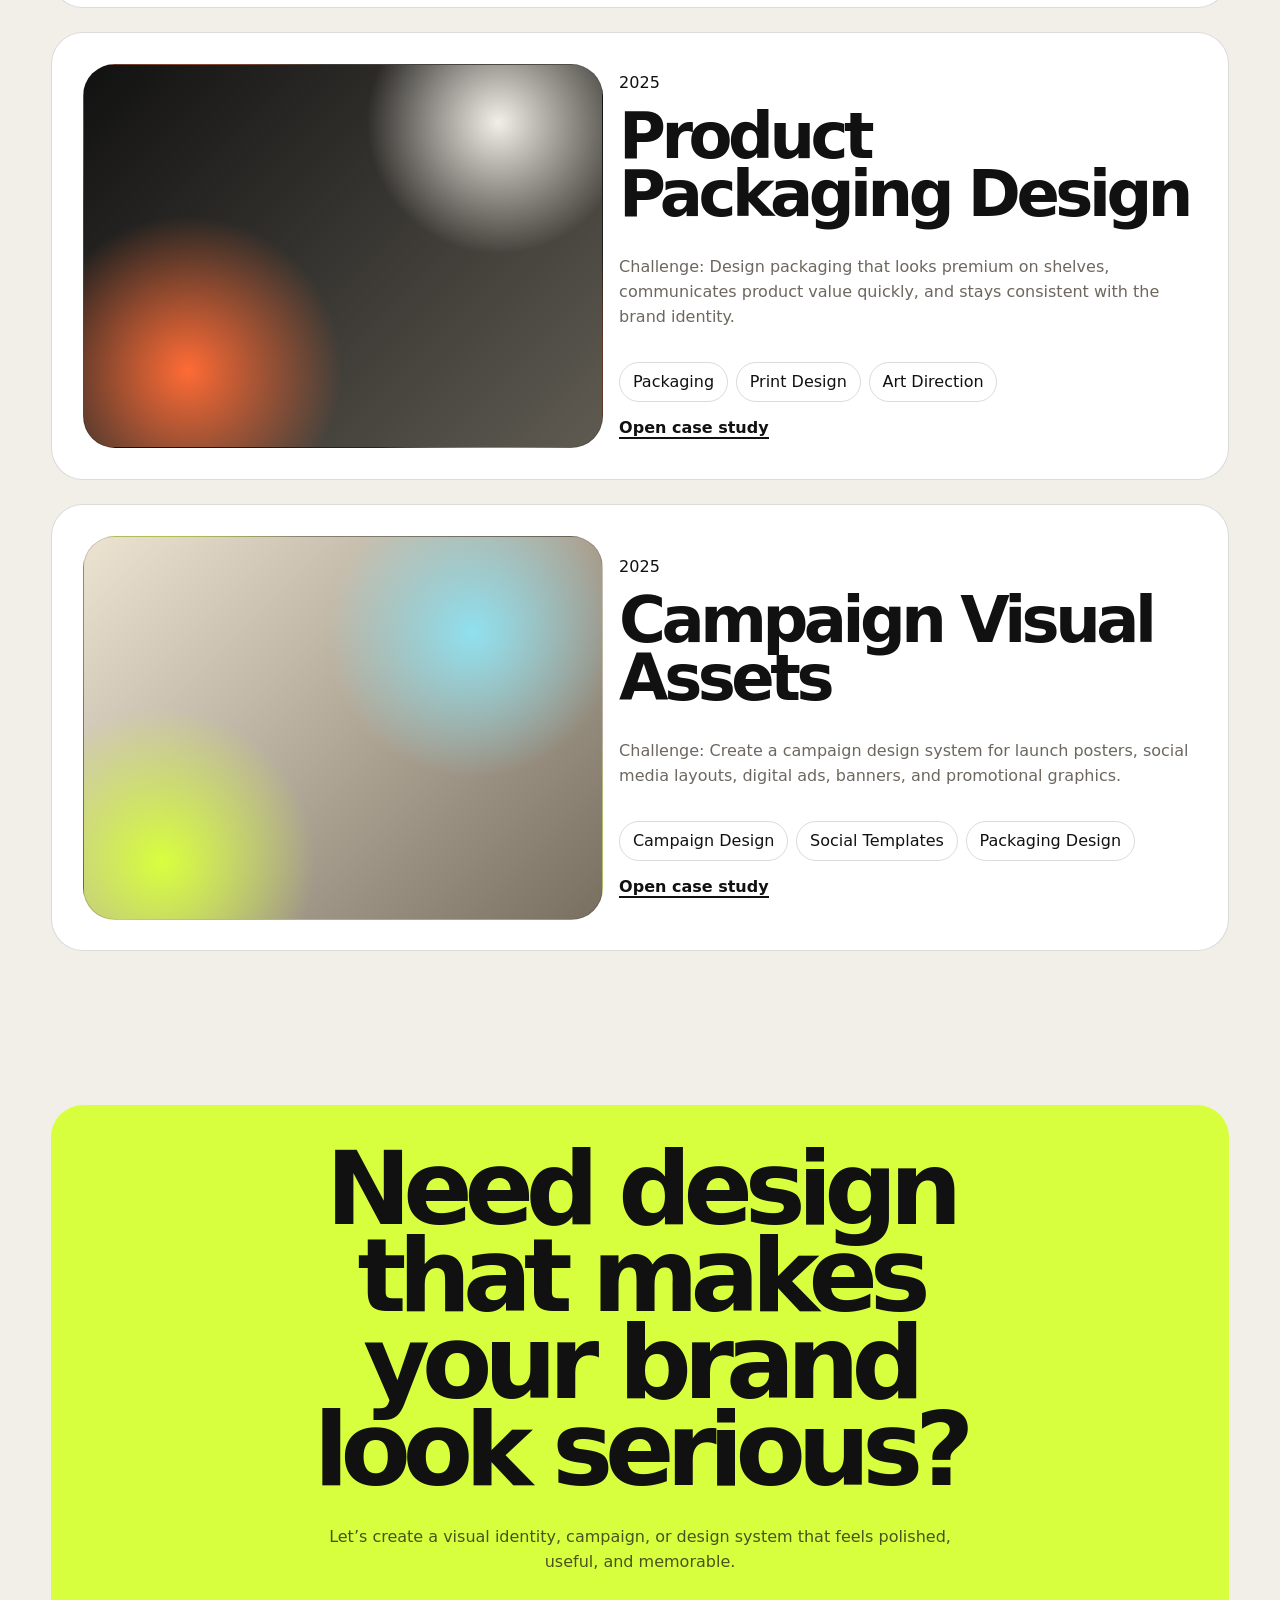
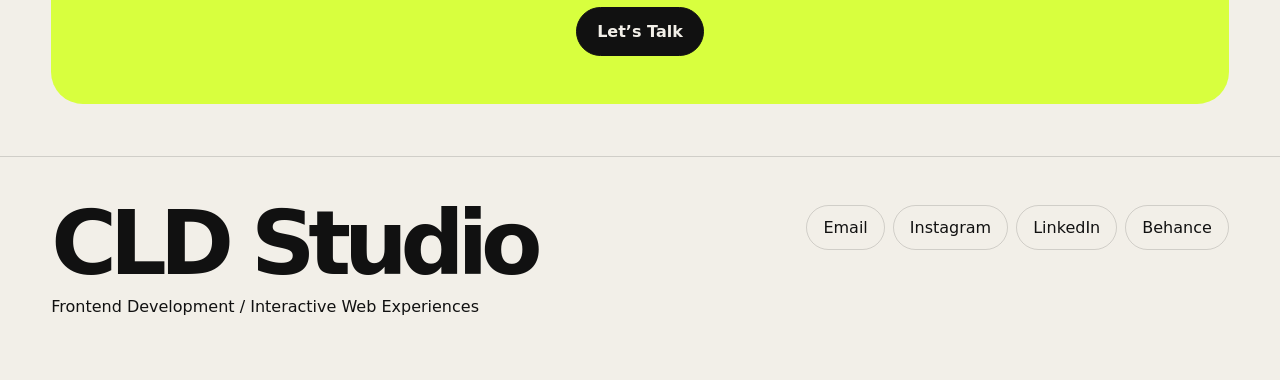
<file: work.html>
<!DOCTYPE html>
<html lang="en">
<head>
  <meta charset="UTF-8" />
  <meta name="viewport" content="width=device-width, initial-scale=1.0" />
  <title>Neville Agharese — Work</title>
  <link rel="stylesheet" href="assets/css/styles.css" />
</head>
<body>
  <div class="cursor-dot" aria-hidden="true"></div>

  <header class="site-header">
    <a href="index.html" class="brand"><span>CLD</span><span>Studio</span></a>
    <button class="nav-toggle" aria-label="Open navigation" aria-expanded="false"><span></span><span></span></button>
    <nav class="site-nav" aria-label="Primary navigation">
      <a href="index.html">Home</a>
      <a href="work.html" class="active">Work</a>
      <a href="about.html">About</a>
      <a href="contact.html" class="nav-cta">Contact</a>
    </nav>
  </header>

  <main>
    <section class="page-hero section-pad">
      <div class="eyebrow reveal">Work</div>
      <h1 class="page-title reveal">Selected projects shaped through strategy, identity, layout, and visual consistency.</h1>
    </section>

    <section class="case-grid section-pad">
      <article class="case-card reveal">
        <a href="project.html" class="case-image gradient-one"></a>
        <div class="case-content">
          <span>2026</span>
          <h2>Brand Identity System</h2>
          <p>Challenge: Create a full identity system that gives the brand a sharper logo, stronger typography, clearer color direction, and consistent visual rules.</p>
          <ul>
            <li>Logo Design</li>
            <li>Brand Guidelines</li>
            <li>Visual System</li>
          </ul>
          <a href="project.html" class="text-link">Open case study</a>
        </div>
      </article>

      <article class="case-card reveal">
        <a href="project.html" class="case-image gradient-two"></a>
        <div class="case-content">
          <span>2025</span>
          <h2>Product Packaging Design</h2>
          <p>Challenge: Design packaging that looks premium on shelves, communicates product value quickly, and stays consistent with the brand identity.</p>
          <ul>
            <li>Packaging</li>
            <li>Print Design</li>
            <li>Art Direction</li>
          </ul>
          <a href="project.html" class="text-link">Open case study</a>
        </div>
      </article>

      <article class="case-card reveal">
        <a href="project.html" class="case-image gradient-three"></a>
        <div class="case-content">
          <span>2025</span>
          <h2>Campaign Visual Assets</h2>
          <p>Challenge: Create a campaign design system for launch posters, social media layouts, digital ads, banners, and promotional graphics.</p>
          <ul>
            <li>Campaign Design</li>
            <li>Social Templates</li>
            <li>Packaging Design</li>
          </ul>
          <a href="project.html" class="text-link">Open case study</a>
        </div>
      </article>
    </section>

    <section class="cta section-pad">
      <h2 class="reveal">Need design that makes your brand look serious?</h2>
      <p class="reveal">Let’s create a visual identity, campaign, or design system that feels polished, useful, and memorable.</p>
      <a href="contact.html" class="button button-dark reveal">Let’s Talk</a>
    </section>
  </main>

  <footer class="site-footer">
    <div><h2>CLD Studio</h2><p>Frontend Development / Interactive Web Experiences</p></div>
    <div class="footer-links"><a href="cloudverse001@gmail.com">Email</a><a href="#">Instagram</a><a href="#">LinkedIn</a><a href="#">Behance</a></div>
  </footer>

  <script src="assets/js/app.js"></script>
</body>
</html>
</file>
<file: assets/css/styles.css>
:root {
  --bg: #f2efe8;
  --ink: #111111;
  --muted: #6d675f;
  --line: rgba(17, 17, 17, 0.15);
  --card: #ffffff;
  --accent: #d8ff3e;
  --dark: #111111;
  --radius-lg: 32px;
  --radius-md: 20px;
  --pad-x: clamp(1rem, 4vw, 4rem);
  --font-main: Inter, ui-sans-serif, system-ui, -apple-system, BlinkMacSystemFont, "Segoe UI", sans-serif;
  --font-display: Georgia, "Times New Roman", serif;
}

* {
  box-sizing: border-box;
}

html {
  scroll-behavior: smooth;
}

body {
  margin: 0;
  background: var(--bg);
  color: var(--ink);
  font-family: var(--font-main);
  overflow-x: hidden;
}

a {
  color: inherit;
  text-decoration: none;
}

img,
video {
  display: block;
  max-width: 100%;
}

::selection {
  background: var(--accent);
  color: var(--ink);
}

/* Cursor */
.cursor-dot {
  width: 18px;
  height: 18px;
  border-radius: 50%;
  background: var(--ink);
  position: fixed;
  top: 0;
  left: 0;
  pointer-events: none;
  z-index: 9999;
  transform: translate(-50%, -50%);
  mix-blend-mode: difference;
}

/* Header */
.site-header {
  width: calc(100% - 2rem);
  position: fixed;
  top: 1rem;
  left: 1rem;
  z-index: 1000;
  display: flex;
  align-items: center;
  justify-content: space-between;
  padding: 0.8rem;
  border: 1px solid var(--line);
  border-radius: 999px;
  background: rgba(242, 239, 232, 0.78);
  backdrop-filter: blur(18px);
}

.brand {
  display: inline-flex;
  gap: 0.45rem;
  align-items: center;
  padding: 0.65rem 1rem;
  border-radius: 999px;
  font-weight: 800;
  letter-spacing: -0.04em;
}

.brand span:first-child {
  background: var(--ink);
  color: var(--bg);
  padding: 0.35rem 0.55rem;
  border-radius: 999px;
}

.site-nav {
  display: flex;
  gap: 0.4rem;
  align-items: center;
}

.site-nav a {
  padding: 0.75rem 1rem;
  border-radius: 999px;
  color: var(--muted);
  font-size: 0.92rem;
  transition: 0.25s ease;
}

.site-nav a:hover,
.site-nav a.active {
  background: var(--ink);
  color: var(--bg);
}

.site-nav .nav-cta {
  border: 1px solid var(--line);
}

.nav-toggle {
  display: none;
  width: 44px;
  height: 44px;
  border: 0;
  background: var(--ink);
  border-radius: 50%;
  cursor: pointer;
}

.nav-toggle span {
  display: block;
  width: 18px;
  height: 2px;
  background: var(--bg);
  margin: 5px auto;
}

/* Layout */
.section-pad {
  padding-left: var(--pad-x);
  padding-right: var(--pad-x);
}

.hero,
.page-hero,
.project-hero {
  min-height: 92vh;
  display: flex;
  flex-direction: column;
  justify-content: flex-end;
  padding-top: 8rem;
  padding-bottom: 3rem;
}

.hero-grid {
  display: grid;
  grid-template-columns: 1.1fr 0.7fr;
  gap: 2rem;
  align-items: end;
}

.eyebrow,
.section-kicker {
  font-size: 0.82rem;
  text-transform: uppercase;
  letter-spacing: 0.16em;
  color: var(--muted);
  font-weight: 700;
  margin-bottom: 1.25rem;
}

.hero-title,
.page-title {
  font-size: clamp(3.8rem, 11vw, 12rem);
  line-height: 0.86;
  letter-spacing: -0.075em;
  max-width: 12ch;
  margin: 0;
  font-weight: 900;
}

.page-title {
  max-width: 13ch;
}

.hero-meta {
  max-width: 36rem;
  display: grid;
  gap: 1.5rem;
  justify-items: start;
}

.hero-meta p,
.large-copy {
  font-size: clamp(1.15rem, 2vw, 1.6rem);
  line-height: 1.35;
  color: var(--muted);
}

.hero-marquee {
  margin-top: 4rem;
  border-top: 1px solid var(--line);
  border-bottom: 1px solid var(--line);
  overflow: hidden;
}

.marquee-track {
  display: flex;
  gap: 2rem;
  white-space: nowrap;
  padding: 1.2rem 0;
  animation: marquee 22s linear infinite;
}

.marquee-track span {
  font-size: clamp(1.5rem, 4vw, 4rem);
  font-weight: 900;
  letter-spacing: -0.06em;
}

@keyframes marquee {
  from { transform: translateX(0); }
  to { transform: translateX(-50%); }
}

.intro,
.services,
.featured,
.proof,
.about-block,
.stats,
.timeline,
.case-grid,
.contact-layout,
.project-info,
.gallery,
.next-project {
  padding-top: clamp(4rem, 8vw, 8rem);
  padding-bottom: clamp(4rem, 8vw, 8rem);
}

.split {
  display: grid;
  grid-template-columns: 0.9fr 1fr;
  gap: clamp(2rem, 6vw, 6rem);
}

.section-title {
  margin: 0;
  font-size: clamp(2.25rem, 6vw, 6.5rem);
  line-height: 0.9;
  letter-spacing: -0.075em;
}

.stack {
  display: grid;
  gap: 1.25rem;
}

.stack p {
  margin: 0;
  font-size: 1.1rem;
  line-height: 1.55;
  color: var(--muted);
}

/* Buttons */
.button {
  display: inline-flex;
  align-items: center;
  justify-content: center;
  min-height: 3rem;
  padding: 0.9rem 1.25rem;
  border-radius: 999px;
  border: 1px solid var(--ink);
  background: transparent;
  color: var(--ink);
  font-weight: 800;
  cursor: pointer;
  transition: 0.25s ease;
}

.button:hover {
  transform: translateY(-3px);
  background: var(--accent);
}

.button-dark {
  background: var(--ink);
  color: var(--bg);
}

.button-dark:hover {
  background: var(--accent);
  color: var(--ink);
}

.text-link {
  font-weight: 900;
  border-bottom: 2px solid currentColor;
  width: fit-content;
}

/* Cards */
.card-grid {
  display: grid;
  grid-template-columns: repeat(4, 1fr);
  gap: 1rem;
}

.service-card,
.stat-card,
.timeline-item,
.case-card,
.contact-form,
.contact-copy {
  background: var(--card);
  border: 1px solid var(--line);
  border-radius: var(--radius-lg);
  padding: clamp(1.25rem, 2.4vw, 2rem);
}

.service-card {
  min-height: 22rem;
  display: flex;
  flex-direction: column;
  justify-content: space-between;
  transition: 0.25s ease;
}

.service-card:hover,
.case-card:hover {
  transform: translateY(-6px);
}

.card-number {
  width: fit-content;
  padding: 0.5rem 0.65rem;
  border-radius: 999px;
  background: var(--accent);
  font-weight: 900;
}

.service-card h3 {
  font-size: clamp(1.4rem, 2vw, 2rem);
  line-height: 1;
  letter-spacing: -0.04em;
}

.service-card p,
.case-content p,
.timeline-item p,
.contact-copy p,
.project-info p {
  color: var(--muted);
  line-height: 1.55;
}

/* Featured */
.section-header {
  display: flex;
  justify-content: space-between;
  gap: 2rem;
  align-items: end;
  margin-bottom: 2rem;
}

.project-list {
  border-top: 1px solid var(--line);
}

.project-row {
  display: grid;
  grid-template-columns: 0.15fr 1fr 0.6fr;
  gap: 1rem;
  align-items: center;
  padding: clamp(1.5rem, 4vw, 3rem) 0;
  border-bottom: 1px solid var(--line);
  transition: 0.25s ease;
}

.project-row:hover {
  padding-left: 1rem;
  color: var(--muted);
}

.project-row h3 {
  margin: 0;
  font-size: clamp(2rem, 5vw, 5rem);
  line-height: 0.92;
  letter-spacing: -0.07em;
}

.project-row p {
  color: var(--muted);
}

/* CTA + Footer */
.cta {
  margin: var(--pad-x);
  padding: 2.5rem var(--pad-x) 3rem;
  border-radius: var(--radius-lg);
  background: var(--accent);
  text-align: center;
  display: grid;
  justify-items: center;
  gap: 1rem;
}

.cta h2 {
  max-width: 10ch;
  margin: 0;
  font-size: clamp(3rem, 8vw, 8rem);
  line-height: 0.85;
  letter-spacing: -0.08em;
}

.cta p {
  max-width: 40rem;
  color: rgba(17, 17, 17, 0.72);
  line-height: 1.55;
}

.site-footer {
  padding: 3rem var(--pad-x);
  display: flex;
  justify-content: space-between;
  gap: 2rem;
  border-top: 1px solid var(--line);
}

.site-footer h2 {
  font-size: clamp(2.5rem, 7vw, 7rem);
  line-height: 0.85;
  letter-spacing: -0.08em;
  margin: 0;
}

.footer-links {
  display: flex;
  gap: 0.5rem;
  flex-wrap: wrap;
  align-content: start;
  justify-content: flex-end;
}

.footer-links a {
  padding: 0.75rem 1rem;
  border: 1px solid var(--line);
  border-radius: 999px;
}

/* About */
.stats {
  display: grid;
  grid-template-columns: repeat(3, 1fr);
  gap: 1rem;
}

.stat-card strong {
  display: block;
  font-size: clamp(3rem, 8vw, 7rem);
  letter-spacing: -0.08em;
  line-height: 0.9;
}

.stat-card span {
  color: var(--muted);
}

.timeline-list {
  display: grid;
  gap: 1rem;
  margin-top: 2rem;
}

.timeline-item {
  display: grid;
  grid-template-columns: 0.15fr 0.6fr 1fr;
  gap: 1.5rem;
  align-items: start;
}

.timeline-item h3 {
  margin: 0;
  font-size: clamp(1.5rem, 3vw, 3rem);
  letter-spacing: -0.06em;
  line-height: 0.95;
}

/* Work */
.case-grid {
  display: grid;
  gap: 1.5rem;
}

.case-card {
  display: grid;
  grid-template-columns: 0.9fr 1fr;
  gap: 1rem;
}

.case-image,
.project-banner,
.gallery-tile {
  border-radius: var(--radius-lg);
  min-height: 24rem;
  border: 1px solid var(--line);
}

.gradient-one {
  background:
    radial-gradient(circle at 20% 20%, #d8ff3e, transparent 30%),
    radial-gradient(circle at 80% 10%, #111, transparent 28%),
    linear-gradient(135deg, #f2efe8, #bca98f);
}

.gradient-two {
  background:
    radial-gradient(circle at 20% 80%, #ff6b35, transparent 30%),
    radial-gradient(circle at 80% 15%, #f2efe8, transparent 25%),
    linear-gradient(135deg, #111, #5f5b52);
}

.gradient-three {
  background:
    radial-gradient(circle at 75% 25%, #90e0ef, transparent 30%),
    radial-gradient(circle at 15% 85%, #d8ff3e, transparent 28%),
    linear-gradient(135deg, #ece3d1, #796f61);
}

.gradient-four {
  background:
    radial-gradient(circle at 40% 30%, #ffb703, transparent 30%),
    radial-gradient(circle at 80% 75%, #111, transparent 30%),
    linear-gradient(135deg, #ede7d9, #ba8c63);
}

.case-content {
  display: grid;
  align-content: center;
  gap: 1rem;
}

.case-content h2 {
  margin: 0;
  font-size: clamp(2rem, 5vw, 5.5rem);
  line-height: 0.9;
  letter-spacing: -0.07em;
}

.case-content ul {
  display: flex;
  flex-wrap: wrap;
  gap: 0.5rem;
  padding: 0;
  margin: 0;
  list-style: none;
}

.case-content li {
  padding: 0.6rem 0.8rem;
  border: 1px solid var(--line);
  border-radius: 999px;
}

/* Project */
.project-banner {
  margin: 0 var(--pad-x);
  min-height: 65vh;
}

.project-info {
  display: grid;
  grid-template-columns: repeat(3, 1fr);
  gap: 1rem;
}

.project-info h2 {
  font-size: 1rem;
  text-transform: uppercase;
  letter-spacing: 0.15em;
}

.gallery {
  display: grid;
  grid-template-columns: repeat(3, 1fr);
  gap: 1rem;
}

/* Contact */
.contact-layout {
  display: grid;
  grid-template-columns: 0.8fr 1fr;
  gap: 1rem;
}

.contact-copy {
  display: grid;
  align-content: space-between;
  gap: 2rem;
}

.contact-copy h2 {
  font-size: clamp(2rem, 5vw, 5rem);
  line-height: 0.9;
  letter-spacing: -0.07em;
  margin: 0;
}

.contact-details {
  display: grid;
  gap: 0.8rem;
}

.contact-details a {
  width: fit-content;
  border-bottom: 2px solid currentColor;
  font-weight: 900;
}

.contact-form {
  display: grid;
  gap: 1rem;
}

.contact-form label {
  display: grid;
  gap: 0.5rem;
  font-weight: 800;
}

input,
select,
textarea {
  width: 100%;
  border: 1px solid var(--line);
  background: #f7f4ed;
  color: var(--ink);
  border-radius: 18px;
  padding: 1rem;
  font: inherit;
  outline: none;
}

input:focus,
select:focus,
textarea:focus {
  border-color: var(--ink);
}

.form-note {
  margin: 0;
  color: var(--muted);
}

/* Reveal Animation */
.reveal {
  opacity: 0;
  transform: translateY(24px);
  transition: opacity 0.7s ease, transform 0.7s ease;
}

.reveal.is-visible {
  opacity: 1;
  transform: translateY(0);
}

/* Responsive */
@media (max-width: 980px) {
  .hero-grid,
  .split,
  .case-card,
  .contact-layout,
  .project-info {
    grid-template-columns: 1fr;
  }

  .card-grid,
  .stats,
  .gallery {
    grid-template-columns: 1fr 1fr;
  }

  .project-row {
    grid-template-columns: 0.15fr 1fr;
  }

  .project-row p {
    grid-column: 2;
  }

  .timeline-item {
    grid-template-columns: 0.15fr 1fr;
  }

  .timeline-item p {
    grid-column: 2;
  }
}

@media (max-width: 720px) {
  .cursor-dot {
    display: none;
  }

  .nav-toggle {
    display: block;
  }

  .site-nav {
    position: fixed;
    top: 5.7rem;
    left: 1rem;
    right: 1rem;
    display: none;
    padding: 1rem;
    background: var(--bg);
    border: 1px solid var(--line);
    border-radius: 24px;
    flex-direction: column;
    align-items: stretch;
  }

  .site-nav.is-open {
    display: flex;
  }

  .site-nav a {
    text-align: center;
    padding: 1rem;
  }

  .hero,
  .page-hero,
  .project-hero {
    min-height: 75vh;
  }

  .hero-title,
  .page-title {
    font-size: clamp(3rem, 18vw, 6rem);
  }

  .card-grid,
  .stats,
  .gallery {
    grid-template-columns: 1fr;
  }

  .service-card {
    min-height: 17rem;
  }

  .site-footer {
    flex-direction: column;
  }

  .footer-links {
    justify-content: flex-start;
  }
}
</file>
